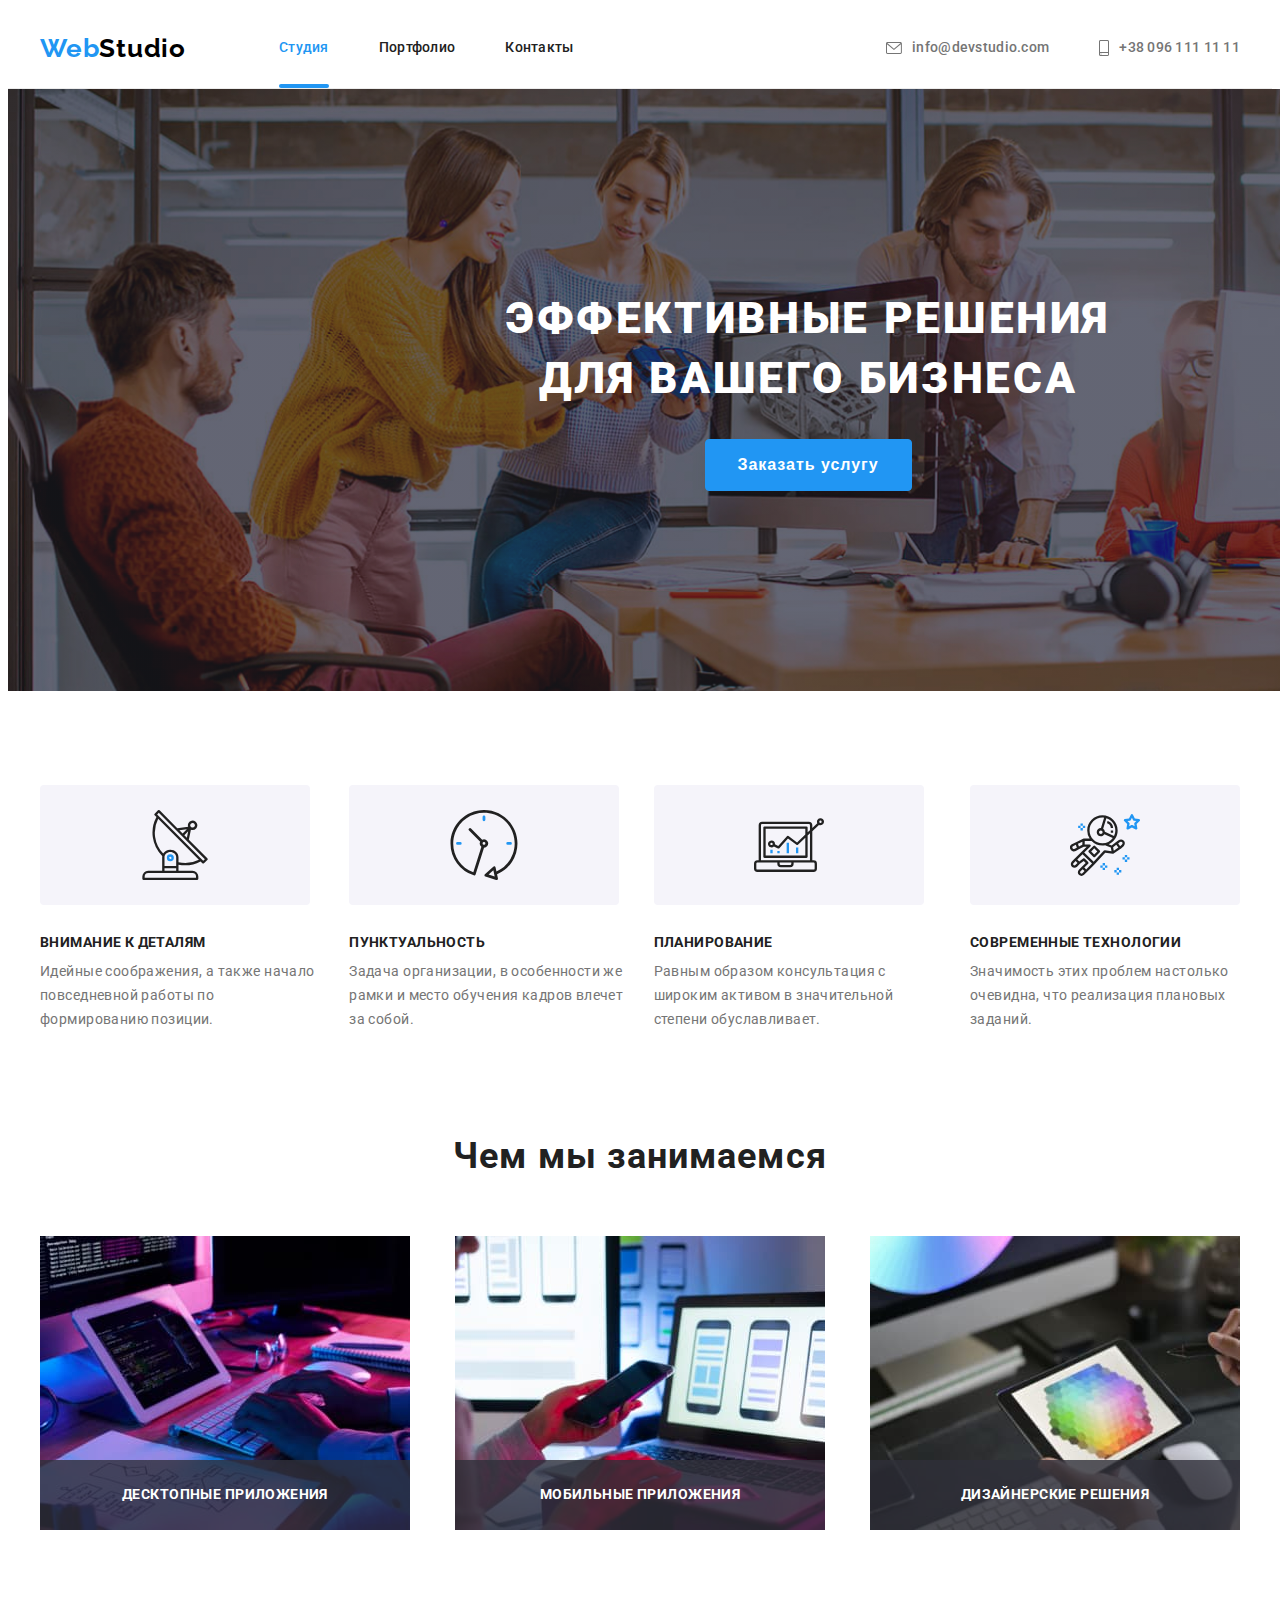
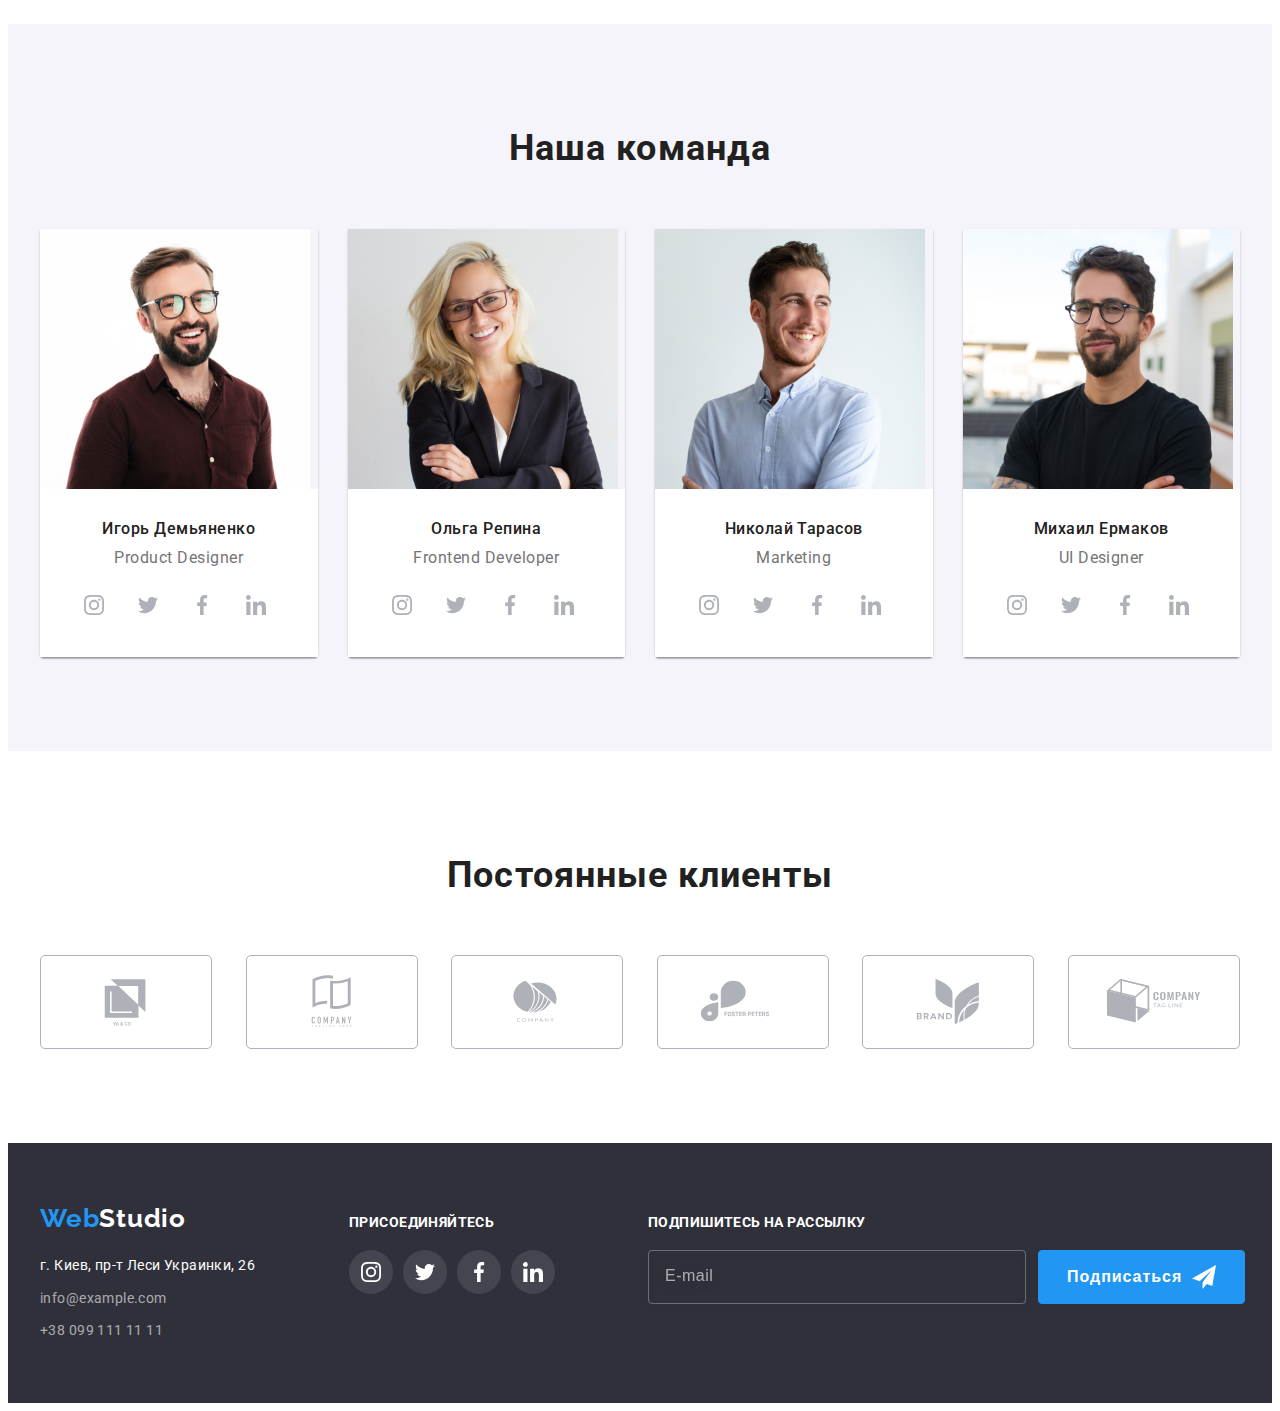
<file: index.html>
<!DOCTYPE html>
<html lang="ru">
<head>
    <meta charset="UTF-8">
    <meta http-equiv="X-UA-Compatible" content="IE=edge">
    <meta name="viewport" content="width=device-width, initial-scale=1.0">
    <title>WebStudio</title>
    <link rel="preconnect" href="https://fonts.googleapis.com">
    <link rel="preconnect" href="https://fonts.gstatic.com" crossorigin>
    <link href="https://fonts.googleapis.com/css2?family=Raleway:wght@700&family=Roboto:wght@400;500;700;900&display=swap"
        rel="stylesheet">
    <link rel="stylesheet" href="https://cdnjs.cloudflare.com/ajax/libs/modern-normalize/1.1.0/modern-normalize.min.css"
        integrity="sha512-wpPYUAdjBVSE4KJnH1VR1HeZfpl1ub8YT/NKx4PuQ5NmX2tKuGu6U/JRp5y+Y8XG2tV+wKQpNHVUX03MfMFn9Q=="
        crossorigin="anonymous" referrerpolicy="no-referrer" />
    <link rel="stylesheet" href="./css/styles.css">
</head>
<body>
    <header class="header">
        <div class="container header-container">
            <nav class="navigation">
            <a class="link logo-link" href="./index.html" lang="en">
                Web<span class="accent">Studio</span>
            </a>
            <ul class="list menu">
                <li class="menu-item">
                    <a class="menu-link link current" href="./index.html">Студия</a>
                </li>
                <li class="menu-item">
                    <a class="menu-link link" href="./portfolio.html">Портфолио</a>
                </li>
                <li class="menu-item">
                    <a class="menu-link link" href="">Контакты</a>
                </li>
            </ul>
            </nav>
            <ul class="list contacts">
                <li class="mail">
                    <a class="link contact-link" href="mailto:info@devstudio.com">
                        <svg class="contact-link-icon" width="16" height="12">
                            <use href="./images/icons.svg#icon-mail"></use>
                        </svg>
                        info@devstudio.com
                    </a>
                </li>
                <li class="tel">
                    <a class="link contact-link" href="tel:+380961111111">
                        <svg class="contact-link-icon" width="10" height="16">
                            <use href="./images/icons.svg#icon-smartphone"></use>
                        </svg>
                        +38 096 111 11 11
                    </a>
                </li>
            </ul>
        </div>
    </header>
    <main>
        <!-- Hero -->
        <section class="hero">
            <div class="container">
                <h1 class="main-title">Эффективные решения для вашего бизнеса</h1>
                <button class="modal-btn" type="button" data-modal-open>Заказать услугу</button>
            </div>
        </section>
        <!-- Our mission -->
        <section class="our-mission">
            <div class="container">
                <ul class="list list-description">
                    <li class="description-mission">
                        <div class="rectangle">
                            <svg class="mission-icon" width="70" height="70">
                                <use href="./images/icons.svg#icon-antenna"></use>
                            </svg>
                        </div>
                        <h3 class="title-description">Внимание к деталям</h3>
                        <p class="description">Идейные соображения, а также начало повседневной работы по формированию позиции.</p>
                    </li>
                    <li class="description-mission">
                        <div class="rectangle">
                            <svg class="mission-icon" width="70" height="70">
                                <use href="./images/icons.svg#icon-clock"></use>
                            </svg>
                        </div>
                        <h3 class="title-description">Пунктуальность</h3>
                        <p class="description">Задача организации, в особенности же рамки и место обучения кадров влечет за собой.</p>
                    </li>
                    <li class="description-mission">
                        <div class="rectangle">
                            <svg class="mission-icon" width="70" height="70">
                                <use href="./images/icons.svg#icon-diagram"></use>
                            </svg>
                        </div>
                        <h3 class="title-description">Планирование</h3>
                        <p class="description">Равным образом консультация с широким активом в значительной степени обуславливает.</p>
                    </li>
                    <li class="description-mission">
                        <div class="rectangle">
                            <svg class="mission-icon" width="70" height="70">
                                <use href="./images/icons.svg#icon-astronaut"></use>
                            </svg>
                        </div>
                        <h3 class="title-description">Современные технологии</h3>
                        <p class="description">Значимость этих проблем настолько очевидна, что реализация плановых заданий.</p>
                    </li>
                </ul>
            </div>
        </section>
        <!-- What we do -->
        <section class="whatwedo">
            <div class="container">
                <h2 class="section-title">Чем мы занимаемся</h2>
                <ul class="list whatwedo-list">
                    <li class="section-photo-list">
                        <img class="section-img" src="./images/what-we-do/box1.jpg" alt="coding" width="370" height="294">
                        <p class="section-img-subtitle">Десктопные приложения</p>
                    </li>
                    <li class="section-photo-list">
                        <img class="section-img" src="./images/what-we-do/box2.jpg" alt="app interface" width="370" height="294">
                        <p class="section-img-subtitle">Мобильные приложения</p>
                    </li>
                    <li class="section-photo-list">
                        <img class="section-img" src="./images/what-we-do/box3.jpg" alt="colors on the tablet" width="370" height="294">
                        <p class="section-img-subtitle">Дизайнерские решения</p>
                    </li>
                </ul>
            </div>
        </section>
        <!-- Our team -->
        <section class="our-team">
            <div class="container">
                <h2 class="section-title">Наша команда</h2>
                <ul class="list employees">
                    <li class="employees-card">
                        <img class="employees-photo" src="./images/our-team/img1.jpg" alt="Игорь Демьяненко" width="270" height="260">
                        <div class="name-wrapper">
                            <h3 class="employees-name">Игорь Демьяненко</h3>
                            <p class="employees-position" lang="en">Product Designer</p>
                            <ul class="soc-list list">
                                <li class="soc-list-item">
                                    <a href="" class="soc-list-link">
                                        <svg class="soc-link-icon" width="20" height="20">
                                            <use href="./images/icons.svg#icon-instagram"></use>
                                        </svg>
                                    </a>
                                </li>
                                <li class="soc-list-item">
                                    <a href="" class="soc-list-link">
                                        <svg class="soc-link-icon" width="20" height="20">
                                            <use href="./images/icons.svg#icon-twitter"></use>
                                        </svg>
                                    </a>
                                </li>
                                <li class="soc-list-item">
                                    <a href="" class="soc-list-link">
                                        <svg class="soc-link-icon" width="20" height="20">
                                            <use href="./images/icons.svg#icon-facebook"></use>
                                        </svg>
                                    </a>
                                </li>
                                <li class="soc-list-item">
                                    <a href="" class="soc-list-link">
                                        <svg class="soc-link-icon" width="20" height="20">
                                            <use href="./images/icons.svg#icon-linkedin"></use>
                                        </svg>
                                    </a>
                                </li>
                            </ul>
                        </div>
                    </li>
                    <li class="employees-card">
                        <img class="employees-photo" src="./images/our-team/img2.jpg" alt="Ольга Репина" width="270" height="260">
                        <div class="name-wrapper">
                            <h3 class="employees-name">Ольга Репина</h3>
                            <p class="employees-position" lang="en">Frontend Developer</p>
                            <ul class="soc-list list">
                                <li class="soc-list-item">
                                    <a href="" class="soc-list-link">
                                        <svg class="soc-link-icon" width="20" height="20">
                                            <use href="./images/icons.svg#icon-instagram"></use>
                                        </svg>
                                    </a>
                                </li>
                                <li class="soc-list-item">
                                    <a href="" class="soc-list-link">
                                        <svg class="soc-link-icon" width="20" height="20">
                                            <use href="./images/icons.svg#icon-twitter"></use>
                                        </svg>
                                    </a>
                                </li>
                                <li class="soc-list-item">
                                    <a href="" class="soc-list-link">
                                        <svg class="soc-link-icon" width="20" height="20">
                                            <use href="./images/icons.svg#icon-facebook"></use>
                                        </svg>
                                    </a>
                                </li>
                                <li class="soc-list-item">
                                    <a href="" class="soc-list-link">
                                        <svg class="soc-link-icon" width="20" height="20">
                                            <use href="./images/icons.svg#icon-linkedin"></use>
                                        </svg>
                                    </a>
                                </li>
                            </ul>
                        </div>
                    </li>
                    <li class="employees-card">
                        <img class="employees-photo" src="./images/our-team/img3.jpg" alt="Николай Тарасов" width="270" height="260">
                        <div class="name-wrapper">
                            <h3 class="employees-name">Николай Тарасов</h3>
                            <p class="employees-position" lang="en">Marketing</p>
                            <ul class="soc-list list">
                                <li class="soc-list-item">
                                    <a href="" class="soc-list-link">
                                        <svg class="soc-link-icon" width="20" height="20">
                                            <use href="./images/icons.svg#icon-instagram"></use>
                                        </svg>
                                    </a>
                                </li>
                                <li class="soc-list-item">
                                    <a href="" class="soc-list-link">
                                        <svg class="soc-link-icon" width="20" height="20">
                                            <use href="./images/icons.svg#icon-twitter"></use>
                                        </svg>
                                    </a>
                                </li>
                                <li class="soc-list-item">
                                    <a href="" class="soc-list-link">
                                        <svg class="soc-link-icon" width="20" height="20">
                                            <use href="./images/icons.svg#icon-facebook"></use>
                                        </svg>
                                    </a>
                                </li>
                                <li class="soc-list-item">
                                    <a href="" class="soc-list-link">
                                        <svg class="soc-link-icon" width="20" height="20">
                                            <use href="./images/icons.svg#icon-linkedin"></use>
                                        </svg>
                                    </a>
                                </li>
                            </ul>
                        </div>
                    </li>
                    <li class="employees-card">
                        <img class="employees-photo" src="./images/our-team/img4.jpg" alt="Михаил Ермаков" width="270" height="260">
                        <div class="name-wrapper">
                            <h3 class="employees-name">Михаил Ермаков</h3>
                            <p class="employees-position" lang="en">UI Designer</p>
                            <ul class="soc-list list">
                                <li class="soc-list-item">
                                    <a href="" class="soc-list-link">
                                        <svg class="soc-link-icon" width="20" height="20">
                                            <use href="./images/icons.svg#icon-instagram"></use>
                                        </svg>
                                    </a>
                                </li>
                                <li class="soc-list-item">
                                    <a href="" class="soc-list-link">
                                        <svg class="soc-link-icon" width="20" height="20">
                                            <use href="./images/icons.svg#icon-twitter"></use>
                                        </svg>
                                    </a>
                                </li>
                                <li class="soc-list-item">
                                    <a href="" class="soc-list-link">
                                        <svg class="soc-link-icon" width="20" height="20">
                                            <use href="./images/icons.svg#icon-facebook"></use>
                                        </svg>
                                    </a>
                                </li>
                                <li class="soc-list-item">
                                    <a href="" class="soc-list-link">
                                        <svg class="soc-link-icon" width="20" height="20">
                                            <use href="./images/icons.svg#icon-linkedin"></use>
                                        </svg>
                                    </a>
                                </li>
                            </ul>
                        </div>
                    </li>
                </ul>
            </div>
        </section>
        <!-- Our clients -->
        <section class="our-clients">
            <div class="container">
                <h2 class="section-title">Постоянные клиенты</h2>
                <ul class="clients-list list">
                    <li class="clients-list-item">
                        <a href="" class="clients-link">
                            <svg class="clients-link-icon" width="106" height="60">
                                <use href="./images/icons.svg#icon-group"></use>
                            </svg>
                        </a>
                    </li>
                    <li class="clients-list-item">
                        <a href="" class="clients-link">
                            <svg class="clients-link-icon" width="106" height="60">
                                <use href="./images/icons.svg#icon-group-1"></use>
                            </svg>
                        </a>
                    </li>
                    <li class="clients-list-item">
                        <a href="" class="clients-link">
                            <svg class="clients-link-icon" width="106" height="60">
                                <use href="./images/icons.svg#icon-group-2"></use>
                            </svg>
                        </a>
                    </li>
                    <li class="clients-list-item">
                        <a href="" class="clients-link">
                            <svg class="clients-link-icon" width="106" height="60">
                                <use href="./images/icons.svg#icon-group-3"></use>
                            </svg>
                        </a>
                    </li>
                    <li class="clients-list-item">
                        <a href="" class="clients-link">
                            <svg class="clients-link-icon" width="106" height="60">
                                <use href="./images/icons.svg#icon-group-4"></use>
                            </svg>
                        </a>
                    </li>
                    <li class="clients-list-item">
                        <a href="" class="clients-link link">
                            <svg class="clients-link-icon" width="106" height="60">
                                <use href="./images/icons.svg#icon-group-5"></use>
                            </svg>
                        </a>
                    </li>
                </ul>
            </div>
        </section>
    </main>
    <footer class="footer">
        <div class="container footer-wrapper">
            <div class="footer-left">
                    <a class="logo-link link" href="./index.html" lang="en">Web<span class="accent accent-dark">Studio</span></a>
                    <address class="address">
                        <ul class="list contact-list">
                            <li class="contact-item">
                                <a class="address-link link" href="https://goo.gl/maps/2Wj12QhzYocX28hv6" target="_blank" rel="noopener noreferrer">г. Киев, пр-т Леси Украинки, 26</a>
                            </li>
                            <li class="contact-item">
                                <a class="main-contact-link link" href="mailto:info@example.com">info@example.com</a>
                            </li>
                            <li class="contact-item">
                                <a class="main-contact-link link" href="tel:+380991111111">+38 099 111 11 11</a>
                            </li>
                        </ul>
                    </address>
            </div>
            <div class="footer-right">
                <h3 class="join-title">присоединяйтесь</h3>
                <ul class="soc-list list">
                    <li class="soc-list-item">
                        <a href="" class="soc-list-link soc-list-link-dark">
                            <svg class="soc-link-icon soc-link-icon-dark" width="20" height="20">
                                <use href="./images/icons.svg#icon-instagram"></use>
                            </svg>
                        </a>
                    </li>
                    <li class="soc-list-item">
                        <a href="" class="soc-list-link soc-list-link-dark">
                            <svg class="soc-link-icon soc-link-icon-dark" width="20" height="20">
                                <use href="./images/icons.svg#icon-twitter"></use>
                            </svg>
                        </a>
                    </li>
                    <li class="soc-list-item">
                        <a href="" class="soc-list-link soc-list-link-dark">
                            <svg class="soc-link-icon soc-link-icon-dark" width="20" height="20">
                                <use href="./images/icons.svg#icon-facebook"></use>
                            </svg>
                        </a>
                    </li>
                    <li class="soc-list-item">
                        <a href="" class="soc-list-link soc-list-link-dark">
                            <svg class="soc-link-icon soc-link-icon-dark" width="20" height="20">
                                <use href="./images/icons.svg#icon-linkedin"></use>
                            </svg>
                        </a>
                    </li>
                </ul>
            </div>
            <div class="footer-form-wrapper">
                <p class="join-title">Подпишитесь на рассылку</p>
                <form class="footer-form">
                    <input type="email" name="user_email" class="email-footer-input" placeholder="E-mail" required>
                    <button type="submit" class="join-btn">
                        <span>Подписаться</span>
                        <svg class="sent-icon" width="24" height="24">
                            <use href="./images/icons.svg#icon-send"></use>
                        </svg>
                    </button>
                </form>
            </div>
        </div>
    </footer>
    <div class="backdrop is-hidden" data-modal>
        <div class="modal">
            <button type="button" class="modal-close-btn" data-modal-close>
                <svg class="modal-close-btn-icon" width="18" height="18">
                    <use href="./images/icons.svg#icon-close"></use>
                </svg>
            </button>
            <form class="contact-form">
                <p class="modal-task-name">Оставьте свои данные, мы вам перезвоним</p>
                <label for="type-name" class="contact-form-label">
                    <span class="contact-form-field-name">Имя</span>
                </label>                    
                <div class="input-wrapper">
                    <input id="type-name" type="text" class="contact-form-input" name="user_name" required minlength="2">
                    <svg class="modal-icon" width="18" height="18">
                        <use href="./images/icons.svg#icon-person"></use>
                    </svg>  
                </div>
                <label for="type-tel" class="contact-form-label">
                    <span class="contact-form-field-name">Телефон</span>
                </label>                    
                <div class="input-wrapper">
                    <input id="type-tel" type="tel" class="contact-form-input" name="user_phone" required pattern="[0-9]{3}-[0-9]{3}-[0-9]{2}-[0-9]{2}" title="xxx-xxx-xx-xx">
                    <svg class="modal-icon" width="18" height="18">
                        <use href="./images/icons.svg#icon-modal-phone"></use>
                    </svg>
                </div>
                <label for="type-mail" class="contact-form-label">
                    <span class="contact-form-field-name">Почта</span>
                </label>                    
                <div class="input-wrapper">
                    <input id="type-mail" type="email" class="contact-form-input" name="user_mail" required>
                    <svg class="modal-icon" width="18" height="18">
                        <use href="./images/icons.svg#icon-modal-email"></use>
                    </svg>
                </div>
                <label class="comment-form-label">
                    <span class="contact-form-field-name">Комментарий</span>
                    <textarea class="comment-area" name="user_comment" placeholder="Введите текст"></textarea>
                </label>
                <input id="checkbox-policy" type="checkbox" class="checkbox-input visually-hidden" name="user-policy">                     
                <label for="checkbox-policy" class="checkbox-label">Соглашаюсь с рассылкой и принимаю&nbsp; <a href="" class="user-policy-link link">Условия договора</a></label>
                <button class="contact-form-btn" type="submit">
                    Отправить
                </button>
            </form>
        </div>
    </div>

    <script src="./js/modal.js"></script>
</body>
</html>
</file>
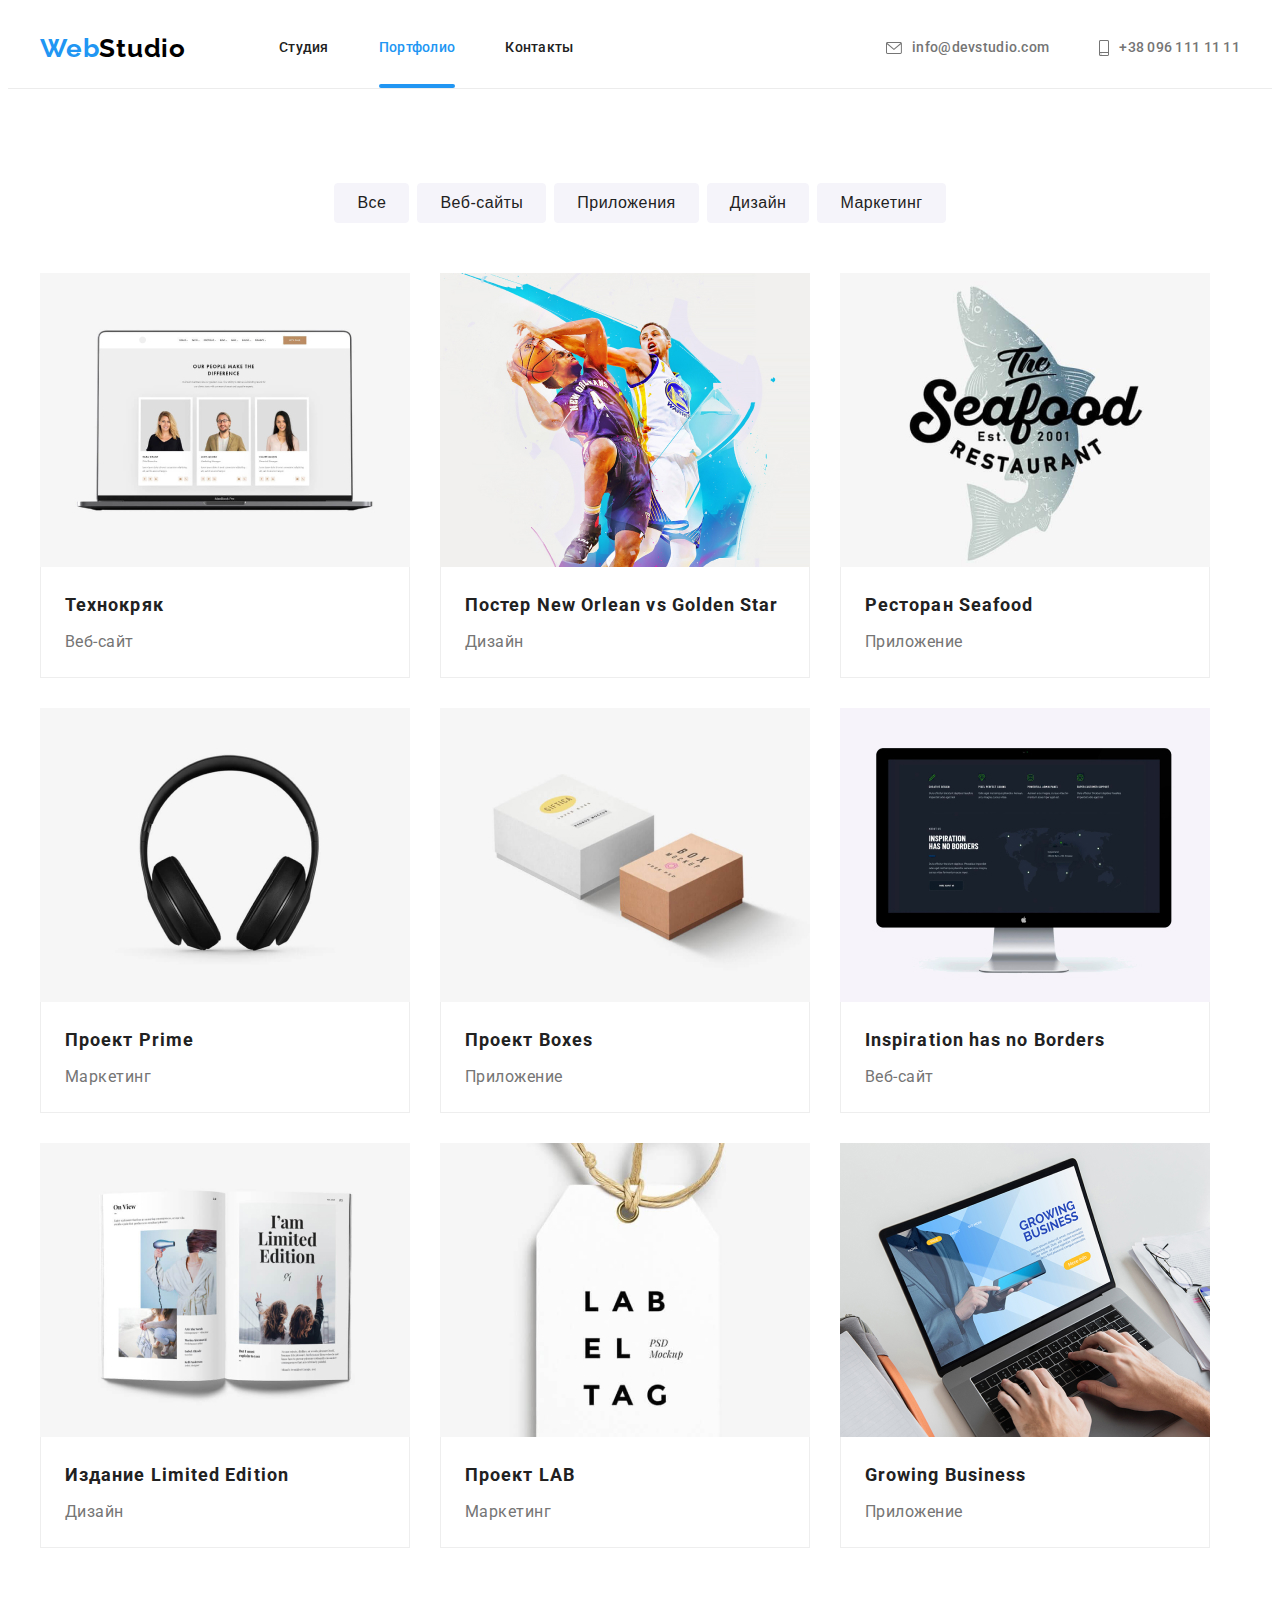
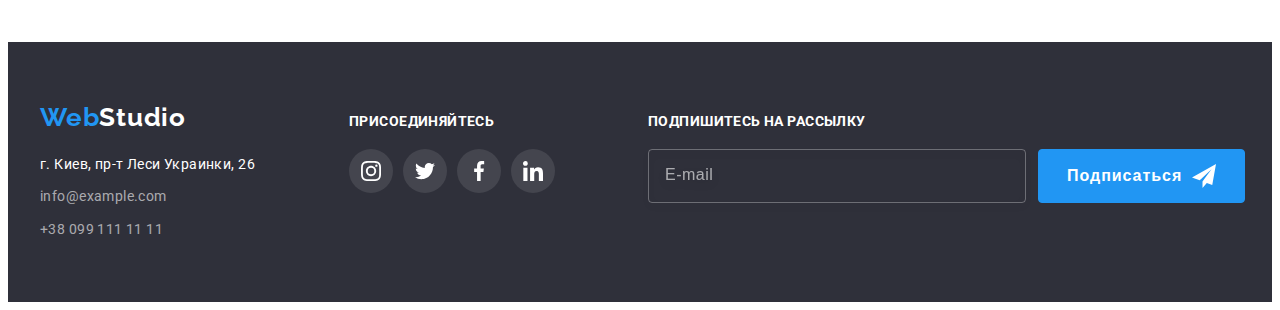
<file: portfolio.html>
<!DOCTYPE html>
<html lang="en">
<head>
    <meta charset="UTF-8">
    <meta http-equiv="X-UA-Compatible" content="IE=edge">
    <meta name="viewport" content="width=device-width, initial-scale=1.0">
    <title>Portfolio</title>
    <link rel="preconnect" href="https://fonts.googleapis.com">
    <link rel="preconnect" href="https://fonts.gstatic.com" crossorigin>
    <link href="https://fonts.googleapis.com/css2?family=Raleway:wght@700&family=Roboto:wght@400;500;700;900&display=swap"
        rel="stylesheet">
    <link rel="stylesheet" href="https://cdnjs.cloudflare.com/ajax/libs/modern-normalize/1.1.0/modern-normalize.min.css"
        integrity="sha512-wpPYUAdjBVSE4KJnH1VR1HeZfpl1ub8YT/NKx4PuQ5NmX2tKuGu6U/JRp5y+Y8XG2tV+wKQpNHVUX03MfMFn9Q=="
        crossorigin="anonymous" referrerpolicy="no-referrer" />
    <link rel="stylesheet" href="./css/styles.css">
</head>
<body>
    <header class="header">
        <div class="container header-container">
            <nav class="navigation">
                <a class="link logo-link" href="./index.html" lang="en">
                    Web<span class="accent">Studio</span>
                </a>
                <ul class="list menu">
                    <li class="menu-item">
                        <a class="menu-link link" href="./index.html">Студия</a>
                    </li>
                    <li class="menu-item">
                        <a class="menu-link link current" href="./portfolio.html">Портфолио</a>
                    </li>
                    <li class="menu-item">
                        <a class="menu-link link" href="">Контакты</a>
                    </li>
                </ul>
            </nav>
            <ul class="list contacts">
                <li class="mail">
                    <a class="link contact-link" href="mailto:info@devstudio.com">
                        <svg class="contact-link-icon" width="16" height="12">
                            <use href="./images/icons.svg#icon-mail"></use>
                        </svg>
                        info@devstudio.com
                    </a>
                </li>
                <li class="tel">
                    <a class="link contact-link" href="tel:+380961111111">
                        <svg class="contact-link-icon" width="10" height="16">
                            <use href="./images/icons.svg#icon-smartphone"></use>
                        </svg>
                        +38 096 111 11 11
                    </a>
                </li>
            </ul>
        </div>
    </header>
    <main>
        <section class="portfolio-section">
            <div class="container">
                <ul class="selector">
                    <li class="selector-list list">
                        <button class="portfolio-btn" type="button">Все</button>
                    </li>
                    <li class="selector-list list">
                        <button class="portfolio-btn" type="button">Веб-сайты</button>
                    </li>
                    <li class="selector-list list">
                        <button class="portfolio-btn" type="button">Приложения</button>
                    </li>
                    <li class="selector-list list">
                        <button class="portfolio-btn" type="button">Дизайн</button>
                    </li>
                    <li class="selector-list list">
                        <button class="portfolio-btn" type="button">Маркетинг</button>
                    </li>
                </ul>
                <ul class="portfolio-cards">
                    <li class="cards-list list">
                        <a class="card-link link" href="">
                            <div class="card-link-wrapper">
                                <img class="card-img" src="./images/portfolio/1.jpg" alt="Технокряк" width="370" height="294">
                                <div class="project-overlay">
                                    <p class="project-overlay-text">
                                        Ресурс предлагает комплексные предложения с разным уровнем функционала и сервисов. Все это позволит посетителю получить
                                        исчерпывающие сведения о компании или частном лице.
                                    </p>
                                </div>
                            </div>
                            <div class="card-name-wrapper">
                                <h3 class="projects-name">Технокряк</h3>
                                <p class="project-field">Веб-сайт</p>
                            </div>                            
                        </a>                           
                    </li>
                    <li class="cards-list list">
                        <a class="card-link link" href="">
                            <div class="card-link-wrapper">
                                <img class="card-img" src="./images/portfolio/2.jpg" alt="Постер New Orlean vs Golden Star" width="370" height="294">
                                <div class="project-overlay">
                                    <p class="project-overlay-text">
                                        Ресурс предлагает комплексные предложения с разным уровнем функционала и сервисов. Все это позволит посетителю
                                        получить
                                        исчерпывающие сведения о компании или частном лице.
                                    </p>
                                </div>
                            </div>
                            <div class="card-name-wrapper">
                                <h3 class="projects-name">Постер New Orlean vs Golden Star</h3>
                                <p class="project-field">Дизайн</p>
                            </div>
                        </a>
                    </li>
                    <li class="cards-list list">
                        <a class="card-link link" href="">
                            <div class="card-link-wrapper">
                                <img class="card-img" src="./images/portfolio/3.jpg" alt="Ресторан Seafood" width="370" height="294">
                                <div class="project-overlay">
                                    <p class="project-overlay-text">
                                        Ресурс предлагает комплексные предложения с разным уровнем функционала и сервисов. Все это позволит посетителю
                                        получить
                                        исчерпывающие сведения о компании или частном лице.
                                    </p>
                                </div>
                            </div>                            
                            <div class="card-name-wrapper">
                                <h3 class="projects-name">Ресторан Seafood</h3>
                                <p class="project-field">Приложение</p>
                            </div>
                        </a>
                    </li>
                    <li class="cards-list list">
                        <a class="card-link link" href="">
                            <div class="card-link-wrapper">
                                <img class="card-img" src="./images/portfolio/4.jpg" alt="Проект Prime" width="370" height="294">
                                <div class="project-overlay">
                                    <p class="project-overlay-text">
                                        Ресурс предлагает комплексные предложения с разным уровнем функционала и сервисов. Все это позволит посетителю
                                        получить
                                        исчерпывающие сведения о компании или частном лице.
                                    </p>
                                </div>
                            </div>                            
                            <div class="card-name-wrapper">
                                <h3 class="projects-name">Проект Prime</h3>
                                <p class="project-field">Маркетинг</p>
                            </div>
                        </a>
                    </li>
                    <li class="cards-list list">
                        <a class="card-link link" href="">
                            <div class="card-link-wrapper">
                                <img class="card-img" src="./images/portfolio/5.jpg" alt="Проект Boxes" width="370" height="294">
                                <div class="project-overlay">
                                    <p class="project-overlay-text">
                                        Ресурс предлагает комплексные предложения с разным уровнем функционала и сервисов. Все это позволит посетителю
                                        получить
                                        исчерпывающие сведения о компании или частном лице.
                                    </p>
                                </div>
                            </div>                            
                            <div class="card-name-wrapper">
                                <h3 class="projects-name">Проект Boxes</h3>
                                <p class="project-field">Приложение</p>
                            </div>
                        </a>
                    </li>
                    <li class="cards-list list">
                        <a class="card-link link" href="">
                            <div class="card-link-wrapper">
                                <img class="card-img" src="./images/portfolio/6.jpg" alt="Inspiration has no Borders" width="370" height="294">
                                <div class="project-overlay">
                                    <p class="project-overlay-text">
                                        Ресурс предлагает комплексные предложения с разным уровнем функционала и сервисов. Все это позволит посетителю
                                        получить
                                        исчерпывающие сведения о компании или частном лице.
                                    </p>
                                </div>
                            </div>                            
                            <div class="card-name-wrapper">
                                <h3 class="projects-name">Inspiration has no Borders</h3>
                                <p class="project-field">Веб-сайт</p>
                            </div>
                        </a>                            
                    </li>
                    <li class="cards-list list">
                        <a class="card-link link" href="">
                            <div class="card-link-wrapper">
                                <img class="card-img" src="./images/portfolio/7.jpg" alt="Издание Limited Edition" width="370" height="294">
                                <div class="project-overlay">
                                    <p class="project-overlay-text">
                                        Ресурс предлагает комплексные предложения с разным уровнем функционала и сервисов. Все это позволит посетителю
                                        получить
                                        исчерпывающие сведения о компании или частном лице.
                                    </p>
                                </div>
                            </div>                                
                            <div class="card-name-wrapper">
                                <h3 class="projects-name">Издание Limited Edition</h3>
                                <p class="project-field">Дизайн</p>
                            </div>
                        </a>
                    </li>
                    <li class="cards-list list">
                        <a class="card-link link" href="">
                            <div class="card-link-wrapper">
                                <img class="card-img" src="./images/portfolio/8.jpg" alt="Проект LAB" width="370" height="294">
                                <div class="project-overlay">
                                    <p class="project-overlay-text">
                                        Ресурс предлагает комплексные предложения с разным уровнем функционала и сервисов. Все это позволит посетителю
                                        получить
                                        исчерпывающие сведения о компании или частном лице.
                                    </p>
                                </div>
                            </div>                            
                            <div class="card-name-wrapper">
                                <h3 class="projects-name">Проект LAB</h3>
                                <p class="project-field">Маркетинг</p>
                            </div>
                        </a>                            
                    </li>
                    <li class="cards-list list">
                        <a class="card-link link" href="">
                            <div class="card-link-wrapper">
                                <img class="card-img" src="./images/portfolio/9.jpg" alt="Growing Business" width="370" height="294">
                                <div class="project-overlay">
                                    <p class="project-overlay-text">
                                        Ресурс предлагает комплексные предложения с разным уровнем функционала и сервисов. Все это позволит посетителю
                                        получить
                                        исчерпывающие сведения о компании или частном лице.
                                    </p>
                                </div>
                            </div>                                
                            <div class="card-name-wrapper">
                                <h3 class="projects-name">Growing Business</h3>
                                <p class="project-field">Приложение</p>
                            </div>
                        </a>
                    </li>
                </ul>
            </div>
        </section>
    </main>
    <footer class="footer">
        <div class="container footer-wrapper">
            <div class="footer-left">
                <a class="logo-link link" href="./index.html" lang="en">Web<span
                        class="accent accent-dark">Studio</span></a>
                <address class="address">
                    <ul class="list contact-list">
                        <li class="contact-item">
                            <a class="address-link link" href="https://goo.gl/maps/2Wj12QhzYocX28hv6" target="_blank"
                                rel="noopener noreferrer">г. Киев, пр-т Леси Украинки, 26</a>
                        </li>
                        <li class="contact-item">
                            <a class="main-contact-link link" href="mailto:info@example.com">info@example.com</a>
                        </li>
                        <li class="contact-item">
                            <a class="main-contact-link link" href="tel:+380991111111">+38 099 111 11 11</a>
                        </li>
                    </ul>
                </address>
            </div>
            <div class="footer-right">
                <h3 class="join-title">присоединяйтесь</h3>
                <ul class="soc-list list">
                    <li class="soc-list-item">
                        <a href="" class="soc-list-link soc-list-link-dark">
                            <svg class="soc-link-icon soc-link-icon-dark" width="20" height="20">
                                <use href="./images/icons.svg#icon-instagram"></use>
                            </svg>
                        </a>
                    </li>
                    <li class="soc-list-item">
                        <a href="" class="soc-list-link soc-list-link-dark">
                            <svg class="soc-link-icon soc-link-icon-dark" width="20" height="20">
                                <use href="./images/icons.svg#icon-twitter"></use>
                            </svg>
                        </a>
                    </li>
                    <li class="soc-list-item">
                        <a href="" class="soc-list-link soc-list-link-dark">
                            <svg class="soc-link-icon soc-link-icon-dark" width="20" height="20">
                                <use href="./images/icons.svg#icon-facebook"></use>
                            </svg>
                        </a>
                    </li>
                    <li class="soc-list-item">
                        <a href="" class="soc-list-link soc-list-link-dark">
                            <svg class="soc-link-icon soc-link-icon-dark" width="20" height="20">
                                <use href="./images/icons.svg#icon-linkedin"></use>
                            </svg>
                        </a>
                    </li>
                </ul>
            </div>
            <div class="footer-form-wrapper">
                <p class="join-title">Подпишитесь на рассылку</p>
                <form class="footer-form">
                    <input type="email" name="user_email" class="email-footer-input" placeholder="E-mail" required>
                    <button type="submit" class="join-btn">
                        <span>Подписаться</span>
                        <svg class="sent-icon" width="24" height="24">
                            <use href="./images/icons.svg#icon-send"></use>
                        </svg>
                    </button>
                </form>
            </div>
        </div>
    </footer>
</body>
</html>
</file>
<file: css/styles.css>
:root {
    --primary-font-family: 'Roboto', sans-serif;
    --secondary-font-family: 'Raleway', sans-serif;
    --primary-text-color-theme-dark: #FFFFFF;
    --primary-text-color-theme-light: #000000;
    --accent-color: #2196F3;
}

h1,
h2,
h3,
h4,
p {
    margin-top: 0;
    margin-bottom: 0;
}

ul, 
ol {
    margin-top: 0;
    margin-bottom: 0;
    padding-left: 0;
}

img {
    display: block;
}

.link {
    text-decoration: none;    
}

.list {
    list-style: none;
}

.address {
    font-style: normal;
}

body {
    font-family: var(--primary-font-family);
    font-style: normal;
}
/* ==============COMPONENTS============== */
.container {
    width: 1200px;
    padding-left: 15px;
    padding-right: 15px;
    margin-left: auto;
    margin-right: auto;
}

.logo-link {
    font-family: var(--secondary-font-family);
    font-weight: 700;
    font-size: 26px;
    line-height: 1.19;
    letter-spacing: 0.03em;
    color: var(--accent-color);
    margin-right: 93px;
}
.accent {
    font-family: var(--secondary-font-family);
    font-weight: 700;
    font-size: 26px;
    line-height: 1.19;
    letter-spacing: 0.03em;
    color: var(--primary-text-color-theme-light)
}

.accent-dark {
    color: var(--primary-text-color-theme-dark);
}

.section-title {
    font-weight: 700;
    font-size: 36px;
    line-height: 1.67;
    text-align: center;
    letter-spacing: 0.03em;
    color: #212121;
    margin-bottom: 50px;
}

.menu .menu-link.current {
    color: var(--accent-color);
}

.menu-link.current::after {
    position: absolute;
    bottom: 0;
    left: 0;
    display: block;
    content: "";
    width: 100%;
    height: 4px;
    background: var(--accent-color);
    border-radius: 2px;
}
/* ==============/COMPONENTS============== */
/* ==============HEADER============== */
.header {
    border-bottom: 1px solid #ECECEC;
}

.header-container {
    display: flex;
    align-items: center;
    justify-content: space-between;
}

.navigation {
    display: flex;
    align-items: center;
}

.menu {
    display: flex;
    align-items: center;
}

.menu-link {
    display: block;
    font-weight: 500;
    font-size: 14px;
    line-height: 1.14;
    letter-spacing: 0.02em;
    color: #212121;
    padding-top: 32px;
    padding-bottom: 32px;
    transition: color 250ms cubic-bezier(0.4, 0, 0.2, 1);
}

.menu-item:not(:last-child) {
    margin-right: 50px;
}

.menu-item {
    position: relative;
}

.contacts {
    display: flex;
}

.mail {
    margin-right: 50px;
}

.menu-link:hover,
.menu-link:focus {
    color: var(--accent-color);
}

.contact-link {
    display: flex;
    align-items: center;
    font-weight: 500;
    font-size: 14px;
    line-height: 1.14;
    letter-spacing: 0.02em;
    color: #757575;
    transition: color 250ms cubic-bezier(0.4, 0, 0.2, 1);
}

.contact-link:hover,
.contact-link:focus {
    color: var(--accent-color);
}

.contact-link:hover .contact-link-icon,
.contact-link:focus .contact-link-icon {
    fill: var(--accent-color);
}

.contact-link-icon {
    margin-right: 10px;
    fill: #757575;
    transition: fill 250ms cubic-bezier(0.4, 0, 0.2, 1);
}

/* ==============/HEADER============== */

/* ==============HERO============== */
.main-title {
    font-weight: 900;   
    font-size: 44px;
    line-height: 1.36;
    text-align: center;
    letter-spacing: 0.06em;
    text-transform: uppercase;
    color: #FFFFFF;
    margin-bottom: 30px;
    width: 696px;
    margin-left: auto;
    margin-right: auto;
}

.modal-btn {
    font-weight: 700;
    font-size: 16px;
    line-height: 1.87;
    display: flex;
    align-items: center;
    text-align: center;
    letter-spacing: 0.06em;
    color: #FFFFFF;
    background-color: var(--accent-color);
    cursor: pointer;
    margin: 0 auto;
    border: 1px solid var(--accent-color);
    border-radius: 4px;
    padding: 10px 32px;
    transition: background-color 250ms cubic-bezier(0.4, 0, 0.2, 1);
}

.modal-btn:hover,
.modal-btn:focus {
    background-color: #188CE8;
}

.hero {
    background-image: linear-gradient(rgba(47, 48, 58, 0.4), rgba(47, 48, 58, 0.4)), url('../images/hero/bg.jpg');
    background-size: cover;
    padding-top: 200px;
    padding-bottom: 200px;
    margin-left: auto;
    margin-right: auto;
    width: 1600px;
}
/* ==============/HERO============== */

/* =============OUR MISSION============== */
.rectangle {
    display: flex;
    justify-content: center;
    align-items: center;
    width: 270px;
    height: 120px;
    background: #F5F4FA;
    border-radius: 4px;
    margin-bottom: 30px;
}

.list-description {
    display: flex;
    justify-content: space-between;
}

.our-mission {
    padding-top: 94px;
    padding-bottom: 94px;
}

.title-description {
    font-weight: 700;
    font-size: 14px;
    line-height: 1.14;
    letter-spacing: 0.03em;
    text-transform: uppercase;

    color: #212121;
    margin-bottom: 10px;
}

.description {
    font-weight: 400;
    font-size: 14px;
    line-height: 1.71;
    letter-spacing: 0.03em;
    color: #757575;
}

.description-mission {
    flex-basis: calc((100%-120px)/4);
}

.description-mission:not(:last-child) {
    margin-right: 30px;
}

/* ==============/OUR MISSION============== */

/* =============WHAT WE DO============== */
.section-img-subtitle {
    display: flex;
    align-items: center;
    justify-content: center;
    position: absolute;
    bottom: 0;
    height: 70px;
    width: 100%;
    font-weight: 700;
    font-size: 14px;
    line-height: 1.14;
    text-align: center;
    letter-spacing: 0.03em;
    text-transform: uppercase;
    color: var(--primary-text-color-theme-dark);
    background-color: rgba(47, 48, 58, 0.8);
}

.section-photo-list {
    position: relative;
}

.whatwedo {
    padding-bottom: 94px;
}

.whatwedo-list {
    display: flex;
    justify-content: space-between;
    flex-wrap: wrap;
}

.section-photo-list {
    flex-basis: calc((100% - 90px) / 3);
}
/* =============/WHAT WE DO============== */

/* =============OUR TEAM============== */
.soc-list {
    display: flex;
}

.soc-list-item:not(:last-child) {
    margin-right: 10px;
}

.soc-list-link {
    display: flex;
    justify-content: center;
    align-items: center;
    height: 44px;
    width: 44px;
    border-radius: 50%;
    background-color: #FFFFFF;
    transition: background-color 250ms cubic-bezier(0.4, 0, 0.2, 1);
}

.soc-list-link:hover,
.soc-list-link:focus {
    background-color: var(--accent-color);
}

.soc-list-link:hover .soc-link-icon,
.soc-list-link:focus .soc-link-icon {
    fill: #FFFFFF;
}

.soc-link-icon {
    fill: #AFB1B8;
    transition: fill 250ms cubic-bezier(0.4, 0, 0.2, 1);
}

.our-team {
    padding-top: 94px;
    padding-bottom: 94px;
    background-color: #F5F4FA;
}

.employees {
    display: flex;
    flex-wrap: wrap;
    margin-top: -30px;
    margin-left: -30px;
}

.employees-card {
    flex-basis: calc((100% - 120px) / 4);
    margin-top: 30px;
    margin-left: 30px;
    box-shadow: 0px 1px 3px rgba(0, 0, 0, 0.12), 0px 1px 1px rgba(0, 0, 0, 0.14), 0px 2px 1px rgba(0, 0, 0, 0.2);
    border-radius: 0px 0px 4px 4px;
}

.employees-name {
    font-weight: 500;
    font-size: 16px;
    line-height: 1.19;
    text-align: center;
    letter-spacing: 0.03em;
    color: #212121;
}

.employees-position {
    font-weight: 400;
    font-size: 16px;
    line-height: 1.19;
    text-align: center;
    letter-spacing: 0.03em;
    color: #757575;
    margin-bottom: 16px;
}

.name-wrapper {
    background-color: var(--primary-text-color-theme-dark);
    padding-top: 30px;
    padding-bottom: 30px;
    padding-left: 32px;
    padding-right: 32px;
}

.employees-name {
    margin-bottom: 10px;
}
/* =============/OUR TEAM============== */

/* =============OUR CLIENTS============== */
.our-clients {
    padding-top: 94px;
    padding-bottom: 94px;
    background-color: #FFFFFF;
}

.clients-list {
    display: flex;
    justify-content: space-between;
}

.clients-link {
    display: flex;
    justify-content: center;
    align-items: center;
    border: 1px solid #AFB1B8;
    border-radius: 5px;
    width: 170px;
    height: 92px;
    transition: border-color 250ms cubic-bezier(0.4, 0, 0.2, 1);
}

.clients-link:hover,
.clients-link:focus {
    border-color: var(--accent-color);
}

.clients-link:hover .clients-link-icon,
.clients-link:focus .clients-link-icon {
    fill: var(--accent-color);
}

.clients-link-icon {
    fill: #AFB1B8;
    transition: fill 250ms cubic-bezier(0.4, 0, 0.2, 1);
}
/* =============/OUR CLIENTS============== */

/* =============FOOTER============== */
.address {
    margin-top: 20px;
}

.contact-item:not(:last-child) {
    margin-bottom: 9px;
}

.address-link {
    font-weight: 400;
    font-size: 14px;
    line-height: 1.71;
    letter-spacing: 0.03em;
    color: #FFFFFF;
}

.footer {
    padding-top: 60px;
    padding-bottom: 60px;
    background-color: #2F303A;
}

.main-contact-link {
    font-weight: 400;
    font-size: 14px;
    line-height: 1.71;
    letter-spacing: 0.03em;
    color: rgba(255, 255, 255, 0.6);
}

.join-title {
    font-weight: 700;
    font-size: 14px;
    line-height: 16px;
    letter-spacing: 0.03em;
    text-transform: uppercase;
    color: #FFFFFF;
    margin-bottom: 20px;
}

.footer-left {
    margin-right: 70px;
}

.footer-wrapper {
    display: flex;
    align-items: baseline;
}

.soc-link-icon-dark {
    fill: #FFFFFF;
}

.soc-list-link-dark {
    background: rgba(255, 255, 255, 0.1);
}

.footer-form-wrapper {
    margin-left: 93px;
}

.email-footer-input {
    color: #FFFFFF;
    padding-left: 16px;
    background-color: transparent;
    width: 358px;
    height: 50px;
    border: 1px solid rgba(255, 255, 255, 0.3);
    filter: drop-shadow(0px 4px 4px rgba(0, 0, 0, 0.15));
    border-radius: 4px;
    outline: none;
    margin-right: 12px;
}

.email-footer-input::placeholder {
    font-weight: 400;
    font-size: 16px;
    line-height: 20px;
    display: flex;
    align-items: center;
    letter-spacing: 0.03em;
    color: rgba(255, 255, 255, 0.6);
}

.join-btn {
    font-weight: 700;
    font-size: 16px;
    line-height: 1.87;
    display: flex;
    align-items: center;
    text-align: center;
    letter-spacing: 0.06em;
    color: #FFFFFF;
    background-color: var(--accent-color);
    cursor: pointer;
    margin: 0 auto;
    border: 1px solid var(--accent-color);
    border-radius: 4px;
    padding: 10px 28px;
    transition: background-color 250ms cubic-bezier(0.4, 0, 0.2, 1);
}

.join-btn:hover,
.join-btn:focus {
    background-color: #188CE8;
}

.sent-icon {
    margin-left: 10px;
    fill: #FFFFFF;
}

.footer-form {
    display: flex;
}
/* =============/FOOTER============== */

 /* =============PORTFOLIO============== */

.project-overlay {
    position: absolute;
    display: flex;
    align-items: center;
    justify-content: center;
    width: 100%;
    height: 100%;
    background-color: rgba(33, 150, 243, 0.9);
    top: 0;
    left: 0;
    padding-right: 24px;
    padding-left: 24px;
    transform: translateY(100%);
    transition: transform 250ms cubic-bezier(0.4, 0, 0.2, 1);
}

.project-overlay-text {
    font-weight: 400;
    font-size: 18px;
    line-height: 1.56;
    letter-spacing: 0.03em;
    color: var(--primary-text-color-theme-dark);
}

.card-link:hover .project-overlay,
.card-link:hover .project-overlay {
    transform: translateY(0);
}

.portfolio-btn:hover,
.portfolio-btn:focus {
    box-shadow: 0px 1px 1px rgba(0, 0, 0, 0.12), 0px 4px 4px rgba(0, 0, 0, 0.06), 1px 4px 6px rgba(0, 0, 0, 0.16);
}

.portfolio-section {
    padding-top: 94px;
    padding-bottom: 94px;
}

.card-link {
    display: block;
    transition: box-shadow 250ms cubic-bezier(0.4, 0, 0.2, 1);
}

.card-link:hover, 
.card-link:focus {
    box-shadow: 0px 1px 1px rgba(0, 0, 0, 0.12), 0px 4px 4px rgba(0, 0, 0, 0.06), 1px 4px 6px rgba(0, 0, 0, 0.16);
}

.card-link-wrapper {
    overflow: hidden;
    position: relative;
    transition: box-shadow 250ms cubic-bezier(0.4, 0, 0.2, 1);
}

.selector {
    display: flex;
    margin-bottom: 50px;
    justify-content: center;
}

.portfolio-cards {
    display: flex;
    flex-wrap: wrap;
    margin-top: -30px;
    margin-left: -30px;
}

.cards-list {
    flex-basis: calc((100% - 120px)/3);
    margin-top: 30px;
    margin-left: 30px;
}

.portfolio-btn {
    font-weight: 500;
    font-size: 16px;
    line-height: 1.62;
    text-align: center;
    letter-spacing: 0.03em;
    cursor: pointer;
    color: #212121;
    background-color: #F5F4FA;
    border: 1px solid #F5F4FA;
    border-radius: 4px;
    padding: 6px 22px;
    transition: box-shadow 250ms cubic-bezier(0.4, 0, 0.2, 1), background-color 250ms cubic-bezier(0.4, 0, 0.2, 1), color 250ms cubic-bezier(0.4, 0, 0.2, 1), border-color 250ms cubic-bezier(0.4, 0, 0.2, 1);
}

.portfolio-btn:hover,
.portfolio-btn:focus {
    background-color: var(--accent-color);
    color: #FFFFFF;
    border-color: var(--accent-color);
}

.selector-list:not(:last-child) {
    margin-right: 8px;
}

.projects-name {
    font-weight: 700;
    font-size: 18px;
    line-height: 2;
    letter-spacing: 0.06em;
    color: #212121;
    margin-bottom: 4px;
}

.card-name-wrapper {
    padding-top: 20px;
    padding-bottom: 20px;
    padding-left: 24px;
    padding-right: 24px;
    border-bottom: 1px solid #EEEEEE;
    border-left: 1px solid #EEEEEE;
    border-right: 1px solid #EEEEEE;
}

.project-field {
    font-weight: 400;
    font-size: 16px;
    line-height: 1.87;
    letter-spacing: 0.03em;
    color: #757575;
}
 /* =============/PORTFOLIO============== */

 /* =============MODAL WINDOW============== */
.backdrop {
    position: fixed;
    top: 0;
    left: 0;
    width: 100%;
    height: 100%;
    background-color: rgba(0, 0, 0, 0.5);
    transition: opacity 250ms cubic-bezier(0.4, 0, 0.2, 1), visibility 250ms cubic-bezier(0.4, 0, 0.2, 1);
} 

.modal {
    position: absolute;
    top: 50%;
    left: 50%;
    transform: translate(-50%, -50%);
    width: 528px;
    height: 581px;
    background-color: #FFFFFF;
    box-shadow: 0px 1px 3px rgba(0, 0, 0, 0.12), 0px 1px 1px rgba(0, 0, 0, 0.14), 0px 2px 1px rgba(0, 0, 0, 0.2);
    border-radius: 4px;
    padding: 40px;
}

.modal-close-btn {
    position: absolute;
    top: 8px;
    right: 8px;
    display: flex;
    align-items: center;
    justify-content: center;
    width: 30px;
    height: 30px;
    border-radius: 50%;
    border: 1px solid #0000001A;
    background-color: transparent;
    cursor: pointer;
    padding: 0;
}

.modal-close-btn-icon {
    fill: #212121;
    transition: fill 250ms cubic-bezier(0.4, 0, 0.2, 1);
}

.modal-close-btn:hover .modal-close-btn-icon {
    fill: var(--accent-color);
}

/* .modal-close-btn:hover {
    border-color: var(--accent-color);
} */

.backdrop.is-hidden {
    opacity: 0;
    visibility: hidden;
    pointer-events: none;
}
 /* =============/MODAL WINDOW============== */

 /* =============CONTACT FORM============== */
.modal-task-name {
    margin-bottom: 12px;
    font-weight: 700;
    font-size: 20px;
    line-height: 1.15;
    text-align: center;
    letter-spacing: 0.03em;
    color: #212121;
}

.contact-form {
    display: flex;
    flex-direction: column;
}

.contact-form-input {
    padding-left: 42px;
    width: 100%;
    height: 40px;
    border: 1px solid rgba(33, 33, 33, 0.2);
    border-radius: 4px;
    transition: border-color 250ms cubic-bezier(0.4, 0, 0.2, 1);
}

.contact-form-input:focus {
    border-color: var(--accent-color);
    outline: none;
}

.contact-form-field-name {
    display: block;
    font-weight: 400;
    font-size: 12px;
    line-height: 1.167;
    letter-spacing: 0.01em;
    color: #757575;
}

.comment-form-label {
    margin-bottom: 20px;
}

.comment-area {
    display: block;
    padding: 12px 16px;
    margin-top: 4px;
    width: 100%;
    height: 120px;
    border: 1px solid rgba(33, 33, 33, 0.2);
    border-radius: 4px;
    resize: none;
    transition: border-color 250ms cubic-bezier(0.4, 0, 0.2, 1);
}

.comment-area:focus {
    border-color: var(--accent-color);
    outline: none;
}

.modal-icon {
    position: absolute;
    top: 50%;
    left: 12px;
    transform: translateY(-50%);
    fill: #212121;
    transition: fill 250ms cubic-bezier(0.4, 0, 0.2, 1);
}

.contact-form-input:focus + .modal-icon {
    fill: var(--accent-color);
}

.input-wrapper {
    position: relative;
    margin-top: 4px;
    margin-bottom: 10px;
}

.comment-area::placeholder {
    font-weight: 400;
    font-size: 14px;
    line-height: 1.14;
    letter-spacing: 0.01em;
    color: rgba(117, 117, 117, 0.5);
}

.checkbox-label {
    display: flex;
    justify-content: center;
    align-items: center;
    font-weight: 400;
    font-size: 14px;
    line-height: 1.71;
    letter-spacing: 0.03em;
    color: #757575;
    margin-bottom: 30px;
}

.user-policy-link {
    display: block;
    text-decoration-line: underline;
    color: var(--accent-color);
}

.checkbox-label::before {
    display: block;
    margin-right: 7px;
    width: 16px;
    height: 15px;
    content: "";
    border: 2px solid #212121;
    border-radius: 2px;
    cursor: pointer;
    background-color: transparent;
    transition: all 250ms cubic-bezier(0.4, 0, 0.2, 1);
}

.checkbox-input:checked + .checkbox-label::before {
    background-color: var(--accent-color);  
    border-color: var(--accent-color);
    background-image: url('../images/icon-check.svg');
    background-position: center;
}

.checkbox-input:focus + .checkbox-label::before {
    outline: 2px solid var(--accent-color);
}

.checkbox-icon {
    position: absolute;
}

.visually-hidden {
    position: absolute;
    width: 1px;
    height: 1px;
    margin: -1px;
    border: 0;
    padding: 0;
    white-space: nowrap;
    clip-path: inset(100%);
    clip: rect(0 0 0 0);
    overflow: hidden;
}

.contact-form-btn {
    font-weight: 700;
    font-size: 16px;
    line-height: 1.87;
    display: flex;
    align-items: center;
    text-align: center;
    letter-spacing: 0.06em;
    color: #FFFFFF;
    background-color: var(--accent-color);
    cursor: pointer;
    margin: 0 auto;
    border: 1px solid var(--accent-color);
    border-radius: 4px;
    padding: 10px 55px;
    box-shadow: 0px 1px 3px rgba(0, 0, 0, 0.12), 0px 1px 1px rgba(0, 0, 0, 0.14), 0px 2px 1px rgba(0, 0, 0, 0.2);
    transition: background-color 250ms cubic-bezier(0.4, 0, 0.2, 1);
}

.contact-form-btn:hover,
.contact-form-btn:focus {
    background-color: #188CE8;
    box-shadow: 0px 4px 4px rgba(0, 0, 0, 0.15);
}
 /* =============/CONTACT FORM============== */
</file>
